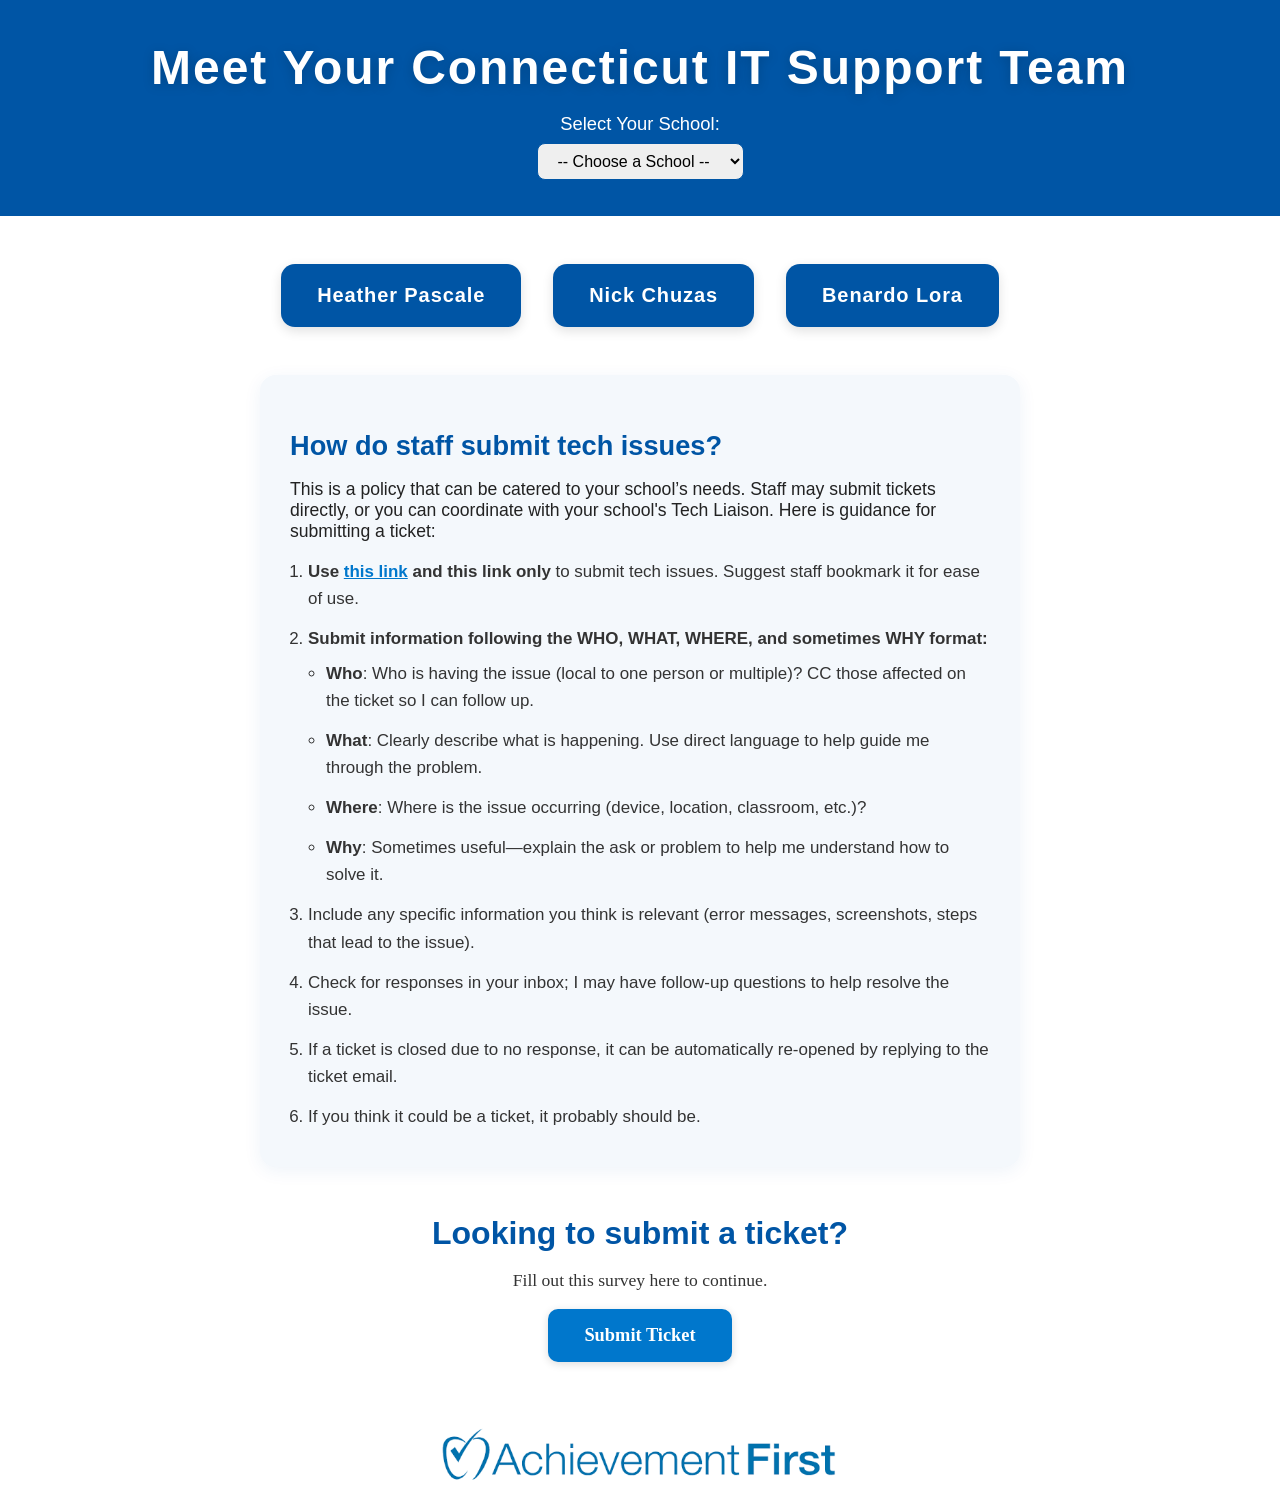
<file: index.html>
<!DOCTYPE html>
<html lang="en">
<head>
  <meta charset="UTF-8" />
  <meta name="viewport" content="width=device-width, initial-scale=1.0"/>
  <title>IT Support Team</title>
  <link rel="stylesheet" href="style.css" />
</head>
<body>
  <!-- Header Section -->
  <header class="header">
    <h1>Meet Your Connecticut IT Support Team</h1>
    <div class="school-selector">
      <label for="school-select">Select Your School:</label>
      <select id="school-select">
        <option value="">-- Choose a School --</option>
        <option value="BPMS">BPMS</option>
        <option value="BPES">BPES</option>
        <option value="AAES">AAES</option>
        <option value="AAMS">AAMS</option>
        <option value="AAHS">AAHS</option>
        <option value="ECES">ECES</option>
        <option value="ECMS">ECMS</option>
        <option value="HFES">HFES</option>
        <option value="HFMS">HFMS</option>
        <option value="HFHS">HFHS</option>
      </select>
    </div>
  </header>

  <!-- Associate Buttons Section -->
  <main>
    <div class="associate-buttons">
      <a href="heather.html" class="associate-btn" data-name="Heather Pascale">Heather Pascale</a>
      <a href="nick.html" class="associate-btn" data-name="Nick Chuzas">Nick Chuzas</a>
      <a href="benardo.html" class="associate-btn" data-name="Benardo Lora">Benardo Lora</a>
    </div>

    <section class="ticket-guidance-section">
    <h2>How do staff submit tech issues?</h2>
    <p>
      This is a policy that can be catered to your school’s needs. Staff may submit tickets directly, or you can coordinate with your school's Tech Liaison. Here is guidance for submitting a ticket:
    </p>
    <ol>
      <li><strong>Use <a href="https://docs.google.com/forms/d/1f1rUNANH3RE-ViinHFcq7BWrb3mP76Rr3bfxkfZjIfo/edit" target="_blank">this link</a> and this link only</strong> to submit tech issues. Suggest staff bookmark it for ease of use.</li>
      <li><strong>Submit information following the WHO, WHAT, WHERE, and sometimes WHY format:</strong>
        <ul>
          <li><strong>Who</strong>: Who is having the issue (local to one person or multiple)? CC those affected on the ticket so I can follow up.</li>
          <li><strong>What</strong>: Clearly describe what is happening. Use direct language to help guide me through the problem.</li>
          <li><strong>Where</strong>: Where is the issue occurring (device, location, classroom, etc.)?</li>
          <li><strong>Why</strong>: Sometimes useful—explain the ask or problem to help me understand how to solve it.</li>
        </ul>
      </li>
      <li>Include any specific information you think is relevant (error messages, screenshots, steps that lead to the issue).</li>
      <li>Check for responses in your inbox; I may have follow-up questions to help resolve the issue.</li>
      <li>If a ticket is closed due to no response, it can be automatically re-opened by replying to the ticket email.</li>
      <li>If you think it could be a ticket, it probably should be.</li>
    </ol>
  </section>
    
    <!-- Ticket Submission Section -->
    <section class="ticket-section">
      <h2>Looking to submit a ticket?</h2>
      <p>Fill out this survey here to continue.</p>
      <a href="https://docs.google.com/forms/d/1f1rUNANH3RE-ViinHFcq7BWrb3mP76Rr3bfxkfZjIfo/edit" target="_blank" class="ticket-btn">Submit Ticket</a>
    </section>
  </main>

  <footer class="footer" style="text-align: center;">
    <img src="img/achievementfirst.png" alt="Achievement First Logo" style="max-width: 400px; margin-top: 30px;">
  </footer>

  <script>
  const schoolSelect = document.getElementById('school-select');
  const associateButtons = document.querySelectorAll('.associate-btn');
  
  schoolSelect.addEventListener('change', function() {
    const selectedSchool = this.value;

    // School assignments
    const heatherSchools = ["BPMS", "BPES", "ECES", "ECMS"];
    const nickSchools = ["AAES", "AAMS", "HFES", "HFHS", "HFMS"];
    const bothSchools = ["AAHS"];

    associateButtons.forEach(btn => {
      const name = btn.getAttribute('data-name');
      if (!selectedSchool) {
        btn.style.display = 'inline-block';
      } else if (heatherSchools.includes(selectedSchool)) {
        btn.style.display = (name === "Heather Pascale") ? 'inline-block' : 'none';
      } else if (nickSchools.includes(selectedSchool)) {
        btn.style.display = (name === "Nick Chuzas") ? 'inline-block' : 'none';
      } else if (bothSchools.includes(selectedSchool)) {
        btn.style.display = (name === "Heather Pascale" || name === "Nick Chuzas") ? 'inline-block' : 'none';
      } else {
        btn.style.display = 'none';
      }
    });
  });
  </script>
</body>
</html>
</file>
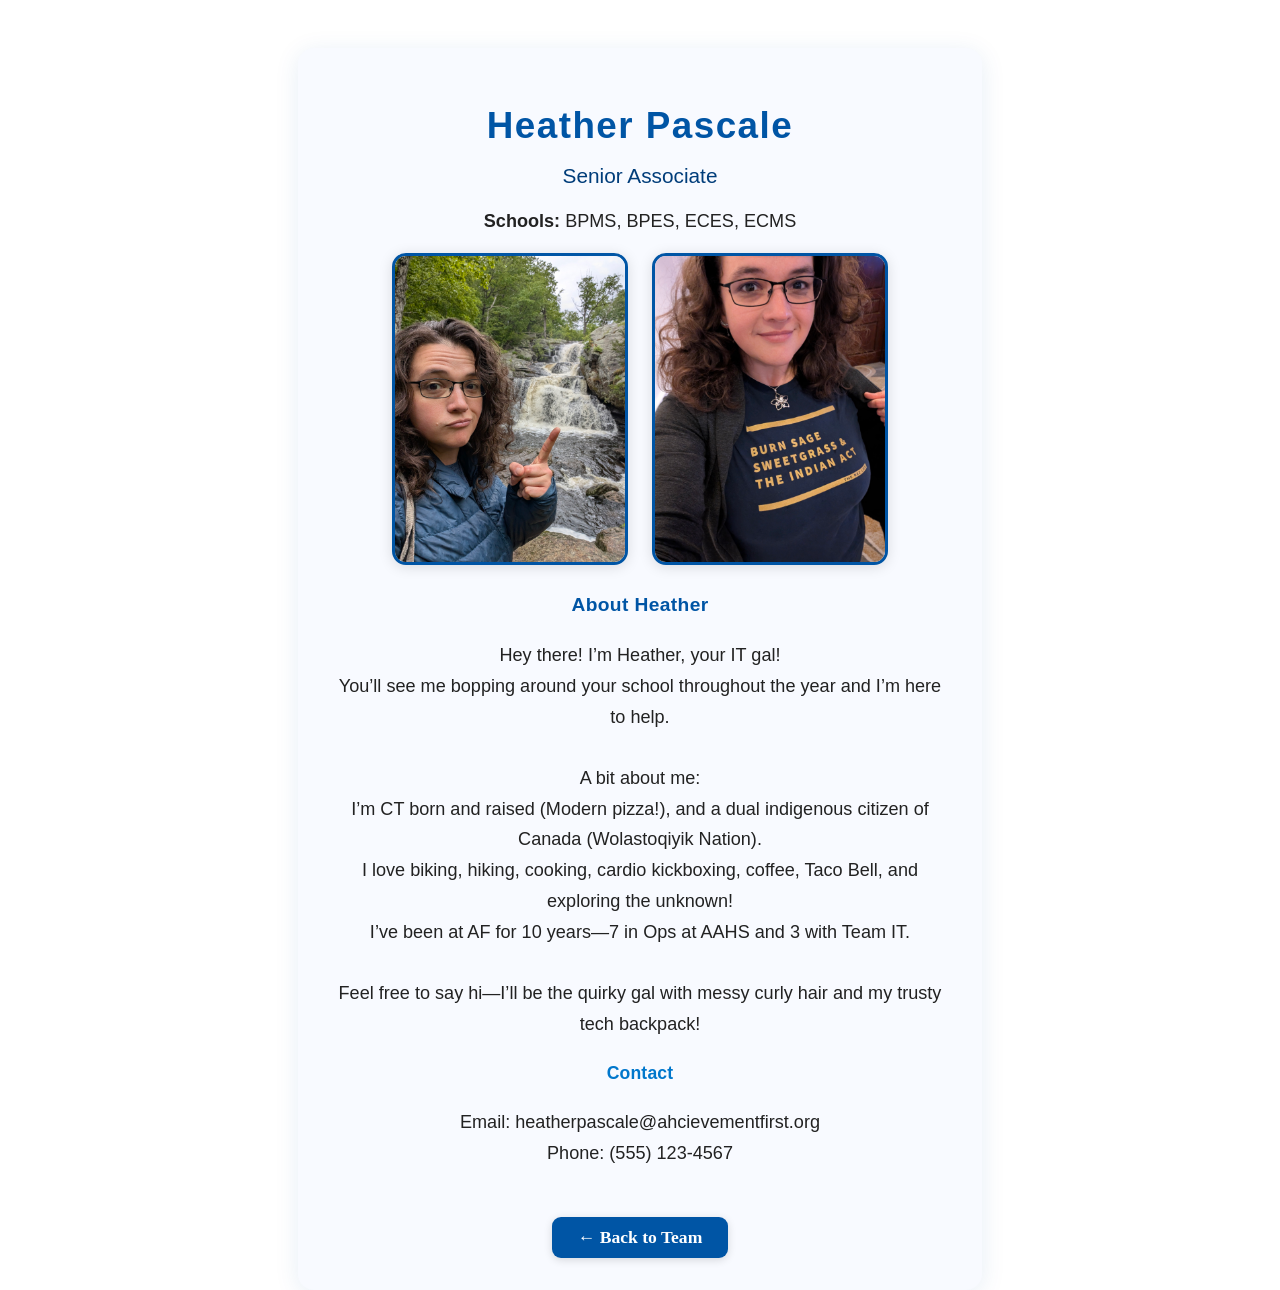
<file: heather.html>
<!DOCTYPE html>
<html lang="en">
<head>
  <meta charset="UTF-8" />
  <meta name="viewport" content="width=device-width, initial-scale=1.0"/>
  <title>Heather Pascale - IT Support Team</title>
  <link rel="stylesheet" href="style.css" />
  <style>
    .profile-container {
      max-width: 620px;
      margin: 48px auto 0 auto;
      padding: 32px;
      background: #f8faff;
      border-radius: 16px;
      box-shadow: 0 4px 24px rgba(0,85,165,0.10);
      text-align: center;
    }
    .profile-images {
      display: flex;
      gap: 24px;
      justify-content: center;
      margin-bottom: 24px;
      flex-wrap: wrap;
    }
    .profile-images img {
      max-width: 230px;
      border-radius: 14px;
      box-shadow: 0 2px 14px rgba(0,0,0,0.13);
      border: 3px solid #0055a5;
      object-fit: cover;
      background: #fff;
    }
    .profile-container h1 {
      color: #0055a5;
      font-size: 2.3rem;
      font-family: 'Segoe UI', Arial, sans-serif;
      font-weight: 800;
      margin-bottom: 6px;
      letter-spacing: 0.04em;
    }
    .profile-container h2 {
      color: #003d7a;
      font-size: 1.3rem;
      font-weight: 500;
      margin-bottom: 8px;
      font-family: 'Segoe UI', Arial, sans-serif;
    }
    .profile-container p, .profile-container section {
      color: #222;
      font-size: 1.13rem;
      font-family: 'Segoe UI', Arial, sans-serif;
      line-height: 1.7;
      margin-bottom: 16px;
    }
    .about-header {
      font-size: 1.2rem;
      font-weight: 700;
      color: #0055a5;
      margin-top: 16px;
      margin-bottom: 10px;
      letter-spacing: 0.02em;
    }
    .contact-header {
      font-size: 1.1rem;
      font-weight: 700;
      color: #0077cc;
      margin-top: 20px;
      margin-bottom: 8px;
      letter-spacing: 0.01em;
    }
    .back-link {
      display: inline-block;
      margin-top: 32px;
      color: #fff;
      background: #0055a5;
      padding: 10px 26px;
      border-radius: 9px;
      text-decoration: none;
      font-size: 1.1rem;
      font-weight: 600;
      transition: background 0.2s, box-shadow 0.2s;
      box-shadow: 0 2px 8px rgba(0,0,0,0.14);
    }
    .back-link:hover, .back-link:focus {
      background: #003d7a;
      box-shadow: 0 4px 14px rgba(0,0,0,0.21);
    }
  </style>
</head>
<body>
  <div class="profile-container">
    <h1>Heather Pascale</h1>
    <h2>Senior Associate</h2>
    <p><strong>Schools:</strong> BPMS, BPES, ECES, ECMS</p>
    <div class="profile-images">
      <img src="img/PXL_20250531_194704187.jpg" alt="Heather Pascale smiling outdoors">
      <img src="img/PXL_20250530_172547852.MP.jpg" alt="Heather Pascale tech backpack">
    </div>
    <section>
      <div class="about-header">About Heather</div>
      <p>
        Hey there! I’m Heather, your IT gal!<br>
        You’ll see me bopping around your school throughout the year and I’m here to help.<br><br>
        A bit about me:<br>
        I’m CT born and raised (Modern pizza!), and a dual indigenous citizen of Canada (Wolastoqiyik Nation).<br>
        I love biking, hiking, cooking, cardio kickboxing, coffee, Taco Bell, and exploring the unknown!<br>
        I’ve been at AF for 10 years—7 in Ops at AAHS and 3 with Team IT.<br><br>
        Feel free to say hi—I’ll be the quirky gal with messy curly hair and my trusty tech backpack!
      </p>
    </section>
    <section>
      <div class="contact-header">Contact</div>
      <p>Email: heatherpascale@ahcievementfirst.org<br>Phone: (555) 123-4567</p>
    </section>
    <a href="index.html" class="back-link">← Back to Team</a>
  </div>
</body>
</html>
</file>
<file: style.css>
html, body {
  margin: 0;
  padding: 0;
}

.header {
  background: #0055a5;
  padding: 40px 0 28px 0;
  text-align: center;
  width: 100vw;
  margin: 0;
  position: relative;
  left: 50%;
  right: 50%;
  transform: translateX(-50%);
  box-sizing: border-box;
}

.header h1 {
  color: #fff;
  font-family: 'Segoe UI', 'Quicksand', 'Nunito', Arial, sans-serif;
  font-weight: 800;
  font-size: 3rem;
  margin: 0 0 18px 0;
  letter-spacing: 0.04em;
  text-shadow: 0 2px 12px rgba(0,0,0,0.18);
}

.school-selector {
  display: flex;
  flex-direction: column;
  align-items: center;
  margin-top: 0;
}

.school-selector label {
  color: #fff;
  font-size: 1.15rem;
  margin-bottom: 8px;
  font-family: 'Segoe UI', 'Arial', sans-serif;
  font-weight: 500;
}

#school-select {
  font-size: 1rem;
  padding: 8px 16px;
  border-radius: 8px;
  border: 1px solid #0055a5;
  margin-bottom: 8px;
}

.associate-buttons {
  display: flex;
  gap: 32px;
  justify-content: center;
  margin: 40px 0;
  flex-wrap: wrap;
}

.associate-btn {
  padding: 20px 36px;
  font-size: 1.25rem;
  border-radius: 14px;
  background: #0055a5;
  color: #fff;
  border: none;
  cursor: pointer;
  text-decoration: none;
  box-shadow: 0 4px 12px rgba(0,0,0,0.12);
  transition: background 0.2s, box-shadow 0.2s, transform 0.15s;
  display: inline-block;
  margin: 8px 0;
  font-weight: 700;
  letter-spacing: 0.045em;
  font-family: 'Quicksand', 'Nunito', 'Segoe UI', Arial, sans-serif;
}

.associate-btn:hover, .associate-btn:focus {
  background: #003d7a;
  box-shadow: 0 6px 18px rgba(0,0,0,0.22);
  transform: translateY(-2px) scale(1.04);
  outline: none;
}

.ticket-section {
  text-align: center;
  margin: 48px 0 32px 0;
}

.ticket-section h2 {
  font-family: 'Segoe UI', 'Arial', sans-serif;
  font-size: 2rem;
  color: #0055a5;
  margin-bottom: 12px;
  font-weight: 700;
}

.ticket-section p {
  font-size: 1.1rem;
  margin-bottom: 18px;
  color: #333;
}

.ticket-btn {
  padding: 16px 36px;
  font-size: 1.15rem;
  border-radius: 10px;
  background: #0077cc;
  color: #fff;
  font-weight: 600;
  text-decoration: none;
  box-shadow: 0 2px 8px rgba(0,0,0,0.14);
  transition: background 0.2s, box-shadow 0.2s, transform 0.15s;
  display: inline-block;
  border: none;
  cursor: pointer;
}

.ticket-btn:hover, .ticket-btn:focus {
  background: #005fa3;
  box-shadow: 0 4px 14px rgba(0,0,0,0.21);
  transform: translateY(-1px) scale(1.03);
  outline: none;
}

.ticket-guidance-section {
  max-width: 700px;
  margin: 0 auto 32px auto;
  background: #f4f8fc;
  padding: 32px 30px 24px 30px;
  border-radius: 16px;
  box-shadow: 0 4px 18px rgba(0,85,165,0.07);
  text-align: left;
}

.ticket-guidance-section h2 {
  color: #0055a5;
  font-family: 'Segoe UI', 'Quicksand', 'Nunito', Arial, sans-serif;
  font-weight: 700;
  font-size: 1.7rem;
  margin-bottom: 14px;
}

.ticket-guidance-section p {
  font-size: 1.1rem;
  margin-bottom: 14px;
  color: #222;
  font-family: 'Segoe UI', 'Quicksand', 'Nunito', Arial, sans-serif;
}

.ticket-guidance-section ol {
  padding-left: 18px;
  margin-bottom: 0;
}

.ticket-guidance-section li {
  font-size: 1.06rem;
  margin-bottom: 13px;
  line-height: 1.6;
  color: #333;
  font-family: 'Segoe UI', 'Quicksand', 'Nunito', Arial, sans-serif;
}

.ticket-guidance-section ul {
  margin: 7px 0 0 0;
  padding-left: 18px;
}

.ticket-guidance-section a {
  color: #0077cc;
  text-decoration: underline;
  font-weight: 600;
}
</file>
